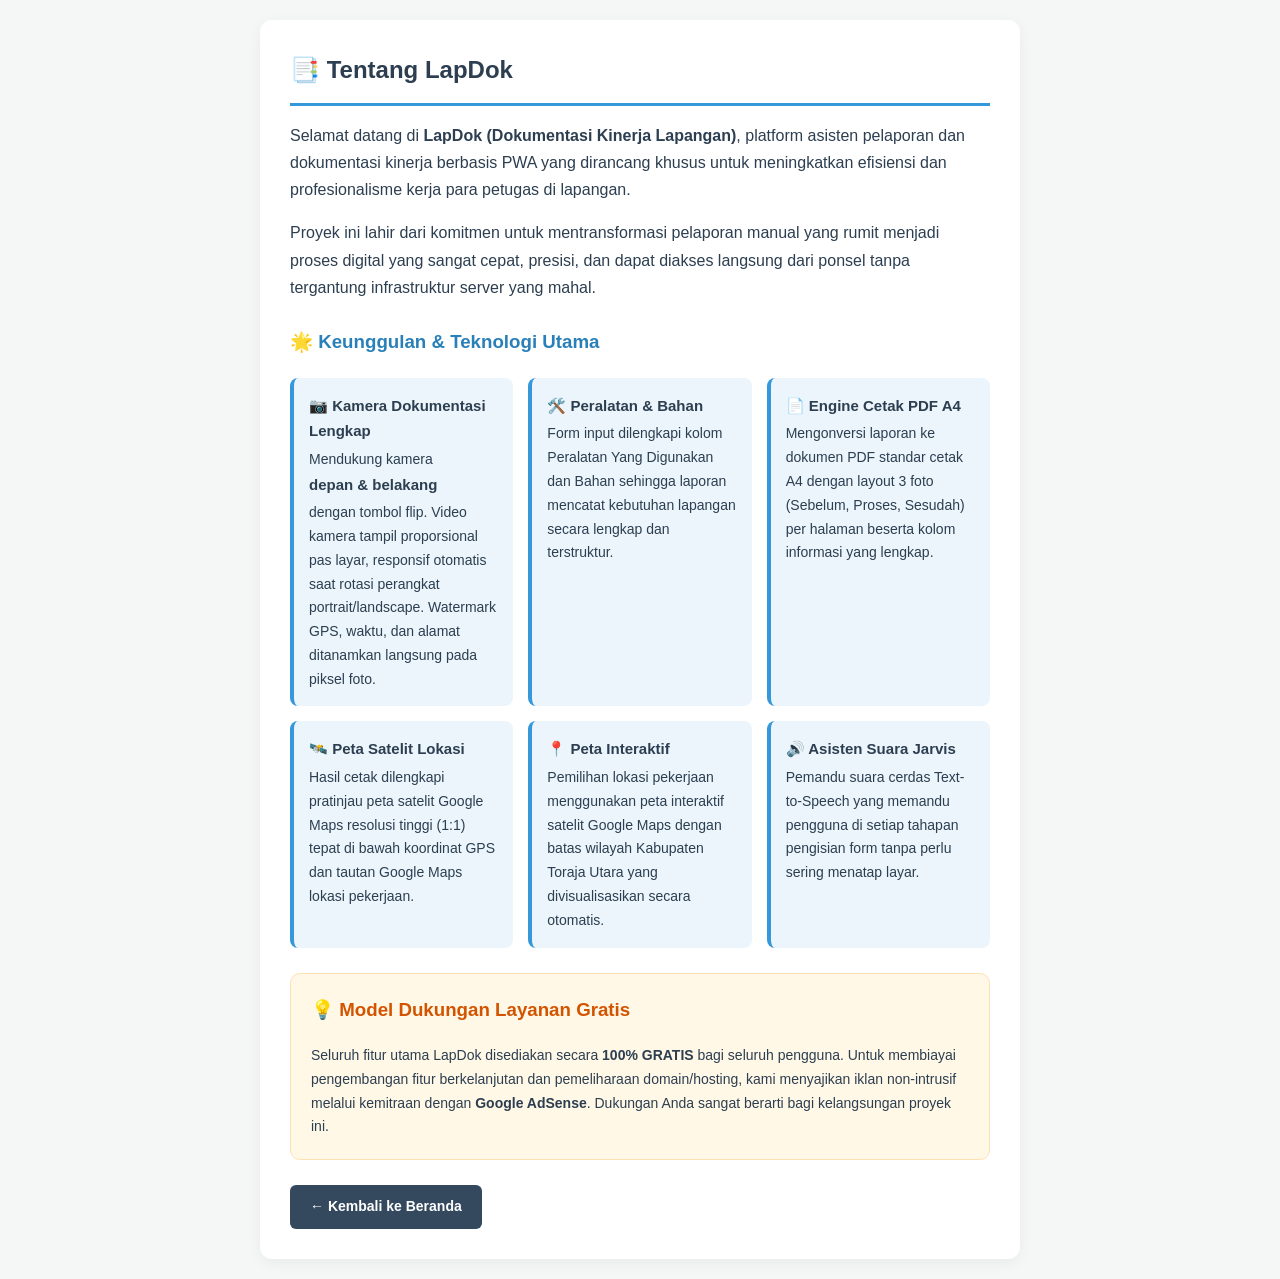
<file: pages/about.html>
<!DOCTYPE html>
<html lang="id">
<head>
    <meta charset="UTF-8">
    <meta name="viewport" content="width=device-width, initial-scale=1.0, maximum-scale=1.0, user-scalable=no">
    <title>Tentang Kami - LapDok (Dokumentasi Kinerja)</title>
    
    <link rel="manifest" href="../assets/manifest.json">
    <meta name="theme-color" content="#2c3e50">

    <style>
        * { box-sizing: border-box; }
        body { font-family: -apple-system, BlinkMacSystemFont, "Segoe UI", Roboto, Helvetica, Arial, sans-serif; line-height: 1.7; color: #2c3e50; background: #f4f7f6; padding: 20px; max-width: 800px; margin: auto; }
        .card { background: white; padding: 30px; border-radius: 12px; box-shadow: 0 4px 15px rgba(0,0,0,0.05); }
        h1 { color: #2c3e50; border-bottom: 3px solid #3498db; padding-bottom: 12px; margin-top: 0; font-size: 24px; }
        h3 { color: #2980b9; margin-top: 25px; }
        .feature-grid { display: grid; grid-template-columns: repeat(auto-fit, minmax(220px, 1fr)); gap: 15px; margin: 20px 0; }
        .feature-item { background: #ebf5fb; padding: 15px; border-radius: 8px; border-left: 4px solid #3498db; font-size: 14px; }
        .feature-item strong { display: block; color: #2c3e50; margin-bottom: 4px; font-size: 15px; }
        .box-support { background: #fff8e7; border: 1px solid #ffe0b2; padding: 20px; border-radius: 10px; margin-top: 25px; }
        .btn-back { display: inline-block; margin-top: 25px; padding: 10px 20px; background: #34495e; color: white; text-decoration: none; border-radius: 6px; font-weight: bold; font-size: 14px; transition: 0.2s; }
        .btn-back:hover { background: #2c3e50; }
    </style>
</head>
<body>
    <div class="card">
        <h1>📑 Tentang LapDok</h1>
        <p>Selamat datang di <strong>LapDok (Dokumentasi Kinerja Lapangan)</strong>, platform asisten pelaporan dan dokumentasi kinerja berbasis PWA yang dirancang khusus untuk meningkatkan efisiensi dan profesionalisme kerja para petugas di lapangan.</p>
        
        <p>Proyek ini lahir dari komitmen untuk mentransformasi pelaporan manual yang rumit menjadi proses digital yang sangat cepat, presisi, dan dapat diakses langsung dari ponsel tanpa tergantung infrastruktur server yang mahal.</p>

        <h3>🌟 Keunggulan & Teknologi Utama</h3>
        <div class="feature-grid">
            <div class="feature-item">
                <strong>📷 Kamera Dokumentasi Lengkap</strong>
                Mendukung kamera <strong>depan &amp; belakang</strong> dengan tombol flip. Video kamera tampil proporsional pas layar, responsif otomatis saat rotasi perangkat portrait/landscape. Watermark GPS, waktu, dan alamat ditanamkan langsung pada piksel foto.
            </div>
            <div class="feature-item">
                <strong>🛠️ Peralatan & Bahan</strong>
                Form input dilengkapi kolom Peralatan Yang Digunakan dan Bahan sehingga laporan mencatat kebutuhan lapangan secara lengkap dan terstruktur.
            </div>
            <div class="feature-item">
                <strong>📄 Engine Cetak PDF A4</strong>
                Mengonversi laporan ke dokumen PDF standar cetak A4 dengan layout 3 foto (Sebelum, Proses, Sesudah) per halaman beserta kolom informasi yang lengkap.
            </div>
            <div class="feature-item">
                <strong>🛰️ Peta Satelit Lokasi</strong>
                Hasil cetak dilengkapi pratinjau peta satelit Google Maps resolusi tinggi (1:1) tepat di bawah koordinat GPS dan tautan Google Maps lokasi pekerjaan.
            </div>
            <div class="feature-item">
                <strong>📍 Peta Interaktif</strong>
                Pemilihan lokasi pekerjaan menggunakan peta interaktif satelit Google Maps dengan batas wilayah Kabupaten Toraja Utara yang divisualisasikan secara otomatis.
            </div>
            <div class="feature-item">
                <strong>🔊 Asisten Suara Jarvis</strong>
                Pemandu suara cerdas Text-to-Speech yang memandu pengguna di setiap tahapan pengisian form tanpa perlu sering menatap layar.
            </div>
        </div>

        <div class="box-support">
            <h3 style="margin-top:0; color:#d35400;">💡 Model Dukungan Layanan Gratis</h3>
            <p style="margin-bottom:0; font-size:14px;">Seluruh fitur utama LapDok disediakan secara <strong>100% GRATIS</strong> bagi seluruh pengguna. Untuk membiayai pengembangan fitur berkelanjutan dan pemeliharaan domain/hosting, kami menyajikan iklan non-intrusif melalui kemitraan dengan <strong>Google AdSense</strong>. Dukungan Anda sangat berarti bagi kelangsungan proyek ini.</p>
        </div>

        <a href="../index.html" class="btn-back">← Kembali ke Beranda</a>
    </div>
</body>
</html>
</file>
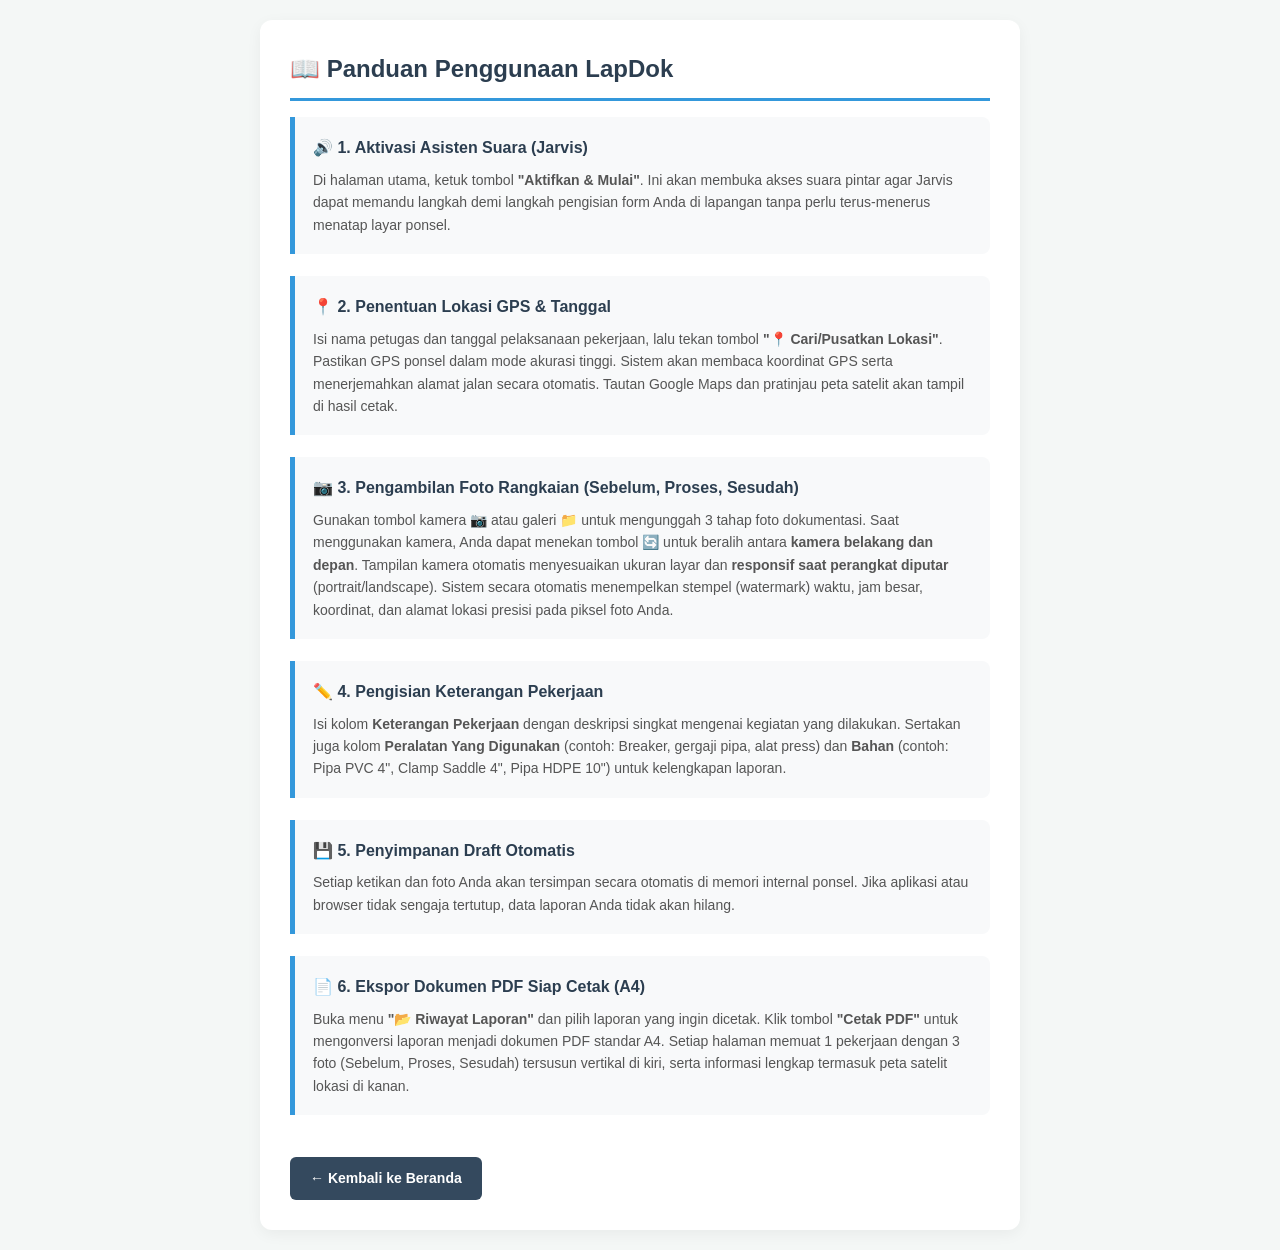
<file: pages/guide.html>
<!DOCTYPE html>
<html lang="id">
<head>
    <meta charset="UTF-8">
    <meta name="viewport" content="width=device-width, initial-scale=1.0, maximum-scale=1.0, user-scalable=no">
    <title>Panduan Penggunaan - LapDok</title>
    
    <link rel="manifest" href="../assets/manifest.json">
    <meta name="theme-color" content="#2c3e50">

    <style>
        * { box-sizing: border-box; }
        body { font-family: -apple-system, BlinkMacSystemFont, "Segoe UI", Roboto, Helvetica, Arial, sans-serif; line-height: 1.6; color: #333; background: #f4f7f6; padding: 20px; max-width: 800px; margin: auto; }
        .card { background: white; padding: 30px; border-radius: 12px; box-shadow: 0 4px 15px rgba(0,0,0,0.05); }
        h1 { color: #2c3e50; border-bottom: 3px solid #3498db; padding-bottom: 10px; margin-top: 0; font-size: 24px; }
        .step { margin-bottom: 22px; padding: 18px; background: #f8f9fa; border-left: 5px solid #3498db; border-radius: 0 8px 8px 0; }
        .step h2 { color: #2c3e50; font-size: 16px; margin-top: 0; margin-bottom: 8px; display: flex; align-items: center; gap: 8px; }
        .step p { margin: 0; font-size: 14px; color: #555; }
        .btn-back { display: inline-block; margin-top: 20px; padding: 10px 20px; background: #34495e; color: white; text-decoration: none; border-radius: 6px; font-weight: bold; font-size: 14px; }
        .btn-back:hover { background: #2c3e50; }
    </style>
</head>
<body>
    <div class="card">
        <h1>📖 Panduan Penggunaan LapDok</h1>
        
        <div class="step">
            <h2>🔊 1. Aktivasi Asisten Suara (Jarvis)</h2>
            <p>Di halaman utama, ketuk tombol <strong>"Aktifkan &amp; Mulai"</strong>. Ini akan membuka akses suara pintar agar Jarvis dapat memandu langkah demi langkah pengisian form Anda di lapangan tanpa perlu terus-menerus menatap layar ponsel.</p>
        </div>

        <div class="step">
            <h2>📍 2. Penentuan Lokasi GPS &amp; Tanggal</h2>
            <p>Isi nama petugas dan tanggal pelaksanaan pekerjaan, lalu tekan tombol <strong>"📍 Cari/Pusatkan Lokasi"</strong>. Pastikan GPS ponsel dalam mode akurasi tinggi. Sistem akan membaca koordinat GPS serta menerjemahkan alamat jalan secara otomatis. Tautan Google Maps dan pratinjau peta satelit akan tampil di hasil cetak.</p>
        </div>

        <div class="step">
            <h2>📷 3. Pengambilan Foto Rangkaian (Sebelum, Proses, Sesudah)</h2>
            <p>Gunakan tombol kamera 📷 atau galeri 📁 untuk mengunggah 3 tahap foto dokumentasi. Saat menggunakan kamera, Anda dapat menekan tombol <strong>🔄</strong> untuk beralih antara <strong>kamera belakang dan depan</strong>. Tampilan kamera otomatis menyesuaikan ukuran layar dan <strong>responsif saat perangkat diputar</strong> (portrait/landscape). Sistem secara otomatis menempelkan stempel (watermark) waktu, jam besar, koordinat, dan alamat lokasi presisi pada piksel foto Anda.</p>
        </div>

        <div class="step">
            <h2>✏️ 4. Pengisian Keterangan Pekerjaan</h2>
            <p>Isi kolom <strong>Keterangan Pekerjaan</strong> dengan deskripsi singkat mengenai kegiatan yang dilakukan. Sertakan juga kolom <strong>Peralatan Yang Digunakan</strong> (contoh: Breaker, gergaji pipa, alat press) dan <strong>Bahan</strong> (contoh: Pipa PVC 4", Clamp Saddle 4", Pipa HDPE 10") untuk kelengkapan laporan.</p>
        </div>

        <div class="step">
            <h2>💾 5. Penyimpanan Draft Otomatis</h2>
            <p>Setiap ketikan dan foto Anda akan tersimpan secara otomatis di memori internal ponsel. Jika aplikasi atau browser tidak sengaja tertutup, data laporan Anda tidak akan hilang.</p>
        </div>

        <div class="step">
            <h2>📄 6. Ekspor Dokumen PDF Siap Cetak (A4)</h2>
            <p>Buka menu <strong>"📂 Riwayat Laporan"</strong> dan pilih laporan yang ingin dicetak. Klik tombol <strong>"Cetak PDF"</strong> untuk mengonversi laporan menjadi dokumen PDF standar A4. Setiap halaman memuat 1 pekerjaan dengan 3 foto (Sebelum, Proses, Sesudah) tersusun vertikal di kiri, serta informasi lengkap termasuk peta satelit lokasi di kanan.</p>
        </div>

        <a href="../index.html" class="btn-back">← Kembali ke Beranda</a>
    </div>
</body>
</html>
</file>
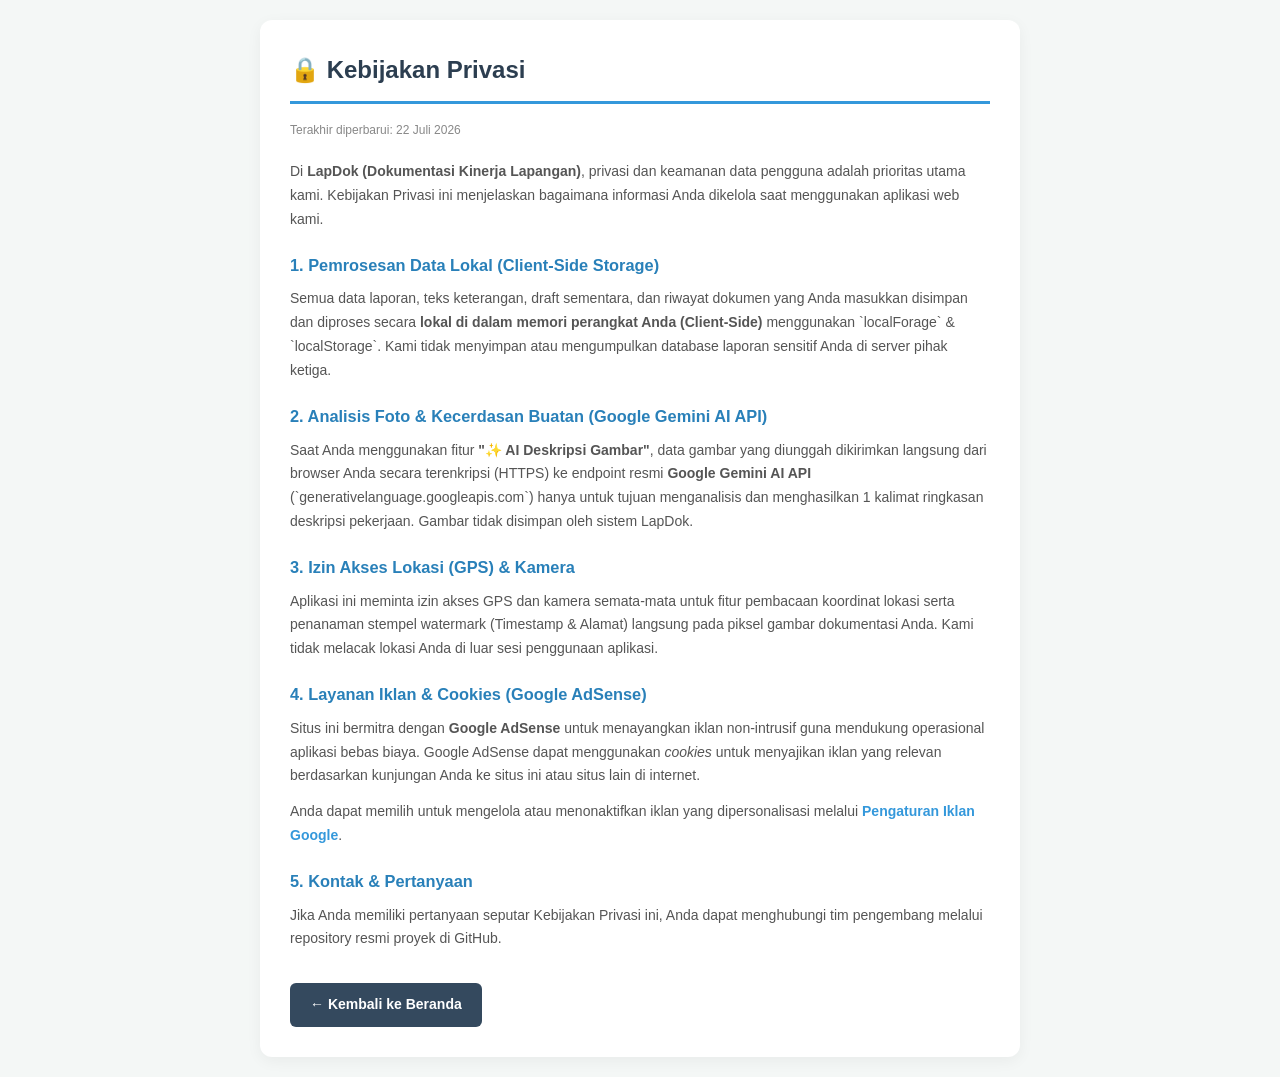
<file: pages/privacy.html>
<!DOCTYPE html>
<html lang="id">
<head>
    <meta charset="UTF-8">
    <meta name="viewport" content="width=device-width, initial-scale=1.0, maximum-scale=1.0, user-scalable=no">
    <title>Kebijakan Privasi - LapDok</title>
    
    <link rel="manifest" href="../assets/manifest.json">
    <meta name="theme-color" content="#2c3e50">

    <style>
        * { box-sizing: border-box; }
        body { font-family: -apple-system, BlinkMacSystemFont, "Segoe UI", Roboto, Helvetica, Arial, sans-serif; line-height: 1.7; color: #333; background: #f4f7f6; padding: 20px; max-width: 800px; margin: auto; font-size: 14px; }
        .card { background: white; padding: 30px; border-radius: 12px; box-shadow: 0 4px 15px rgba(0,0,0,0.05); }
        h1 { color: #2c3e50; border-bottom: 3px solid #3498db; padding-bottom: 10px; margin-top: 0; font-size: 24px; }
        h3 { color: #2980b9; margin-top: 20px; margin-bottom: 8px; }
        p { margin-top: 0; margin-bottom: 12px; color: #555; }
        a { color: #3498db; text-decoration: none; font-weight: bold; }
        .btn-back { display: inline-block; margin-top: 20px; padding: 10px 20px; background: #34495e; color: white; text-decoration: none; border-radius: 6px; font-weight: bold; font-size: 14px; }
        .btn-back:hover { background: #2c3e50; }
    </style>
</head>
<body>
    <div class="card">
        <h1>🔒 Kebijakan Privasi</h1>
        <p style="font-size:12px; color:#888; margin-bottom: 20px;">Terakhir diperbarui: 22 Juli 2026</p>
        
        <p>Di <strong>LapDok (Dokumentasi Kinerja Lapangan)</strong>, privasi dan keamanan data pengguna adalah prioritas utama kami. Kebijakan Privasi ini menjelaskan bagaimana informasi Anda dikelola saat menggunakan aplikasi web kami.</p>

        <h3>1. Pemrosesan Data Lokal (Client-Side Storage)</h3>
        <p>Semua data laporan, teks keterangan, draft sementara, dan riwayat dokumen yang Anda masukkan disimpan dan diproses secara <strong>lokal di dalam memori perangkat Anda (Client-Side)</strong> menggunakan `localForage` & `localStorage`. Kami tidak menyimpan atau mengumpulkan database laporan sensitif Anda di server pihak ketiga.</p>

        <h3>2. Analisis Foto & Kecerdasan Buatan (Google Gemini AI API)</h3>
        <p>Saat Anda menggunakan fitur <strong>"✨ AI Deskripsi Gambar"</strong>, data gambar yang diunggah dikirimkan langsung dari browser Anda secara terenkripsi (HTTPS) ke endpoint resmi <strong>Google Gemini AI API</strong> (`generativelanguage.googleapis.com`) hanya untuk tujuan menganalisis dan menghasilkan 1 kalimat ringkasan deskripsi pekerjaan. Gambar tidak disimpan oleh sistem LapDok.</p>

        <h3>3. Izin Akses Lokasi (GPS) & Kamera</h3>
        <p>Aplikasi ini meminta izin akses GPS dan kamera semata-mata untuk fitur pembacaan koordinat lokasi serta penanaman stempel watermark (Timestamp & Alamat) langsung pada piksel gambar dokumentasi Anda. Kami tidak melacak lokasi Anda di luar sesi penggunaan aplikasi.</p>

        <h3>4. Layanan Iklan & Cookies (Google AdSense)</h3>
        <p>Situs ini bermitra dengan <strong>Google AdSense</strong> untuk menayangkan iklan non-intrusif guna mendukung operasional aplikasi bebas biaya. Google AdSense dapat menggunakan <em>cookies</em> untuk menyajikan iklan yang relevan berdasarkan kunjungan Anda ke situs ini atau situs lain di internet.</p>
        <p>Anda dapat memilih untuk mengelola atau menonaktifkan iklan yang dipersonalisasi melalui <a href="https://adssettings.google.com" target="_blank">Pengaturan Iklan Google</a>.</p>

        <h3>5. Kontak & Pertanyaan</h3>
        <p>Jika Anda memiliki pertanyaan seputar Kebijakan Privasi ini, Anda dapat menghubungi tim pengembang melalui repository resmi proyek di GitHub.</p>

        <a href="../index.html" class="btn-back">← Kembali ke Beranda</a>
    </div>
</body>
</html>
</file>
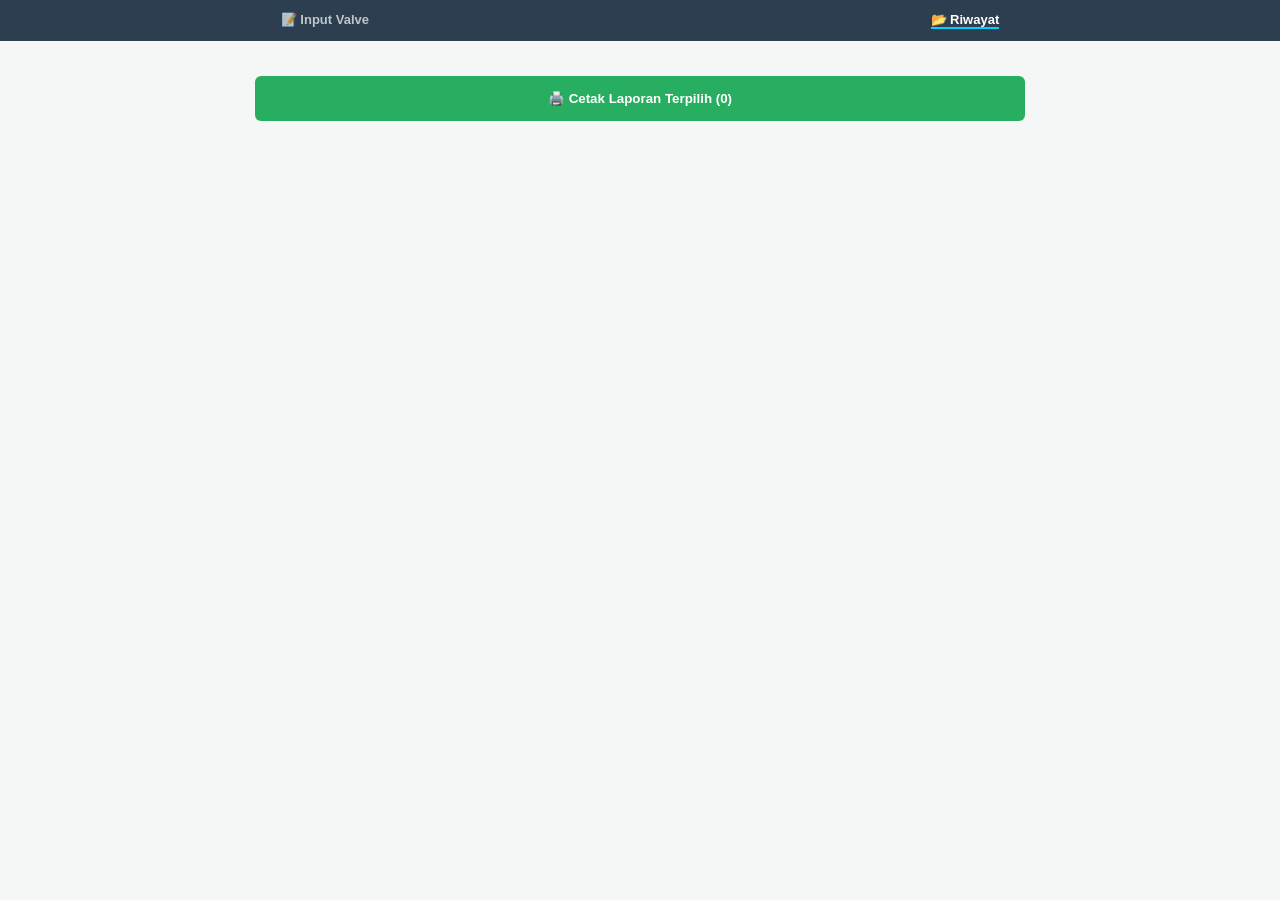
<file: valve/tampildata.html>
<!DOCTYPE html>
<html lang="id">
<head>
    <meta charset="UTF-8">
    <meta name="viewport" content="width=device-width, initial-scale=1.0">
    <title>Riwayat Laporan Valve</title>
    <style>
        * { box-sizing: border-box; -webkit-print-color-adjust: exact; print-color-adjust: exact; }
        body { font-family: sans-serif; margin: 0; background: #f4f7f6; padding-bottom: 50px; }
        .navbar { display: flex; justify-content: space-around; background: #2c3e50; padding: 12px 0; position: sticky; top: 0; z-index: 999; }
        .navbar a { color: white; text-decoration: none; font-weight: bold; font-size: 13px; opacity: 0.7; }
        .navbar a.active { opacity: 1; border-bottom: 2px solid #00d2ff; }
        .container { max-width: 800px; margin: auto; padding: 15px; }
        .card { background: white; padding: 15px; border-radius: 8px; margin-bottom: 10px; border: 1px solid #ddd; display: flex; align-items: center; justify-content: space-between; }
        .btn-print { background: #27ae60; color: white; border: none; padding: 15px; border-radius: 6px; width: 100%; font-weight: bold; cursor: pointer; margin-top: 20px; }

        #print-area { display: none; }

        @media print {
            @page { size: A4; margin: 10mm; }
            .navbar, .container, .btn-del { display: none !important; }
            #print-area { display: block !important; }
            .print-item { border: 1px solid #000; margin-bottom: 10mm; page-break-inside: avoid; }
            .print-header { background: #eee !important; padding: 5px; font-weight: bold; border-bottom: 1px solid #000; display: flex; justify-content: space-between; font-size: 12px;}
            .print-grid { display: grid; grid-template-columns: 1fr 1fr; border-bottom: 1px solid #000; }
            .print-col { border-right: 1px solid #000; padding: 5px; text-align: center; }
            .print-col:last-child { border-right: none; }
            .print-img { width: 90mm; height: 65mm; object-fit: contain; background: #fafafa; border: 1px solid #eee; }
            .print-desc { padding: 10px; font-size: 11px; }
            .label-foto { font-weight: bold; font-size: 10px; margin-bottom: 5px; display: block; text-transform: uppercase; }
        }
    </style>
</head>
<body>

<nav class="navbar">
    <a href="index.html">📝 Input Valve</a>
    <a href="tampildata.html" class="active">📂 Riwayat</a>
</nav>

<div class="container">
    <div id="history-list"></div>
    <button class="btn-print" id="print-btn" onclick="generatePrint()" disabled>🖨️ Cetak Laporan Terpilih (0)</button>
</div>

<div id="print-area">
    <h2 style="text-align:center;">LAPORAN KERJA VALVE</h2>
    <div id="print-target"></div>
</div>

<script>
    function updateUI() {
        const data = JSON.parse(localStorage.getItem('valve_history') || '[]');
        data.sort((a,b) => b.id - a.id);
        const listDiv = document.getElementById('history-list');
        listDiv.innerHTML = data.map(h => `
            <div class="card">
                <div style="display:flex; align-items:center; gap:10px;">
                    <input type="checkbox" class="cb" value="${h.id}" onchange="updateBtn()">
                    <div onclick="editData(${h.id})" style="cursor:pointer;">
                        <div style="font-weight:bold;">📅 ${h.timestamp}</div>
                        <div style="font-size:11px; color:gray;">${h.data.length} Titik Valve</div>
                    </div>
                </div>
                <button onclick="deleteData(${h.id})" style="color:red; border:none; background:none; cursor:pointer;">Hapus</button>
            </div>`).join('');
        updateBtn();
    }

    function updateBtn() {
        const count = document.querySelectorAll('.cb:checked').length;
        document.getElementById('print-btn').disabled = count === 0;
        document.getElementById('print-btn').innerText = `🖨️ Cetak Laporan Terpilih (${count})`;
    }

    function editData(id) {
        const history = JSON.parse(localStorage.getItem('valve_history') || '[]');
        const entry = history.find(h => h.id === id);
        localStorage.setItem('valve_draft', JSON.stringify(entry.data));
        localStorage.setItem('valve_edit_context', id);
        window.location.href = "index.html";
    }

    function deleteData(id) {
        if(confirm("Hapus data ini?")) {
            let h = JSON.parse(localStorage.getItem('valve_history'));
            localStorage.setItem('valve_history', JSON.stringify(h.filter(x => x.id !== id)));
            updateUI();
        }
    }

    function formatPrintDate(dateInput) {
        if (!dateInput || dateInput === '-') return '-';
        const monthNamesIndo = [
            "Januari", "Februari", "Maret", "April", "Mei", "Juni",
            "Juli", "Agustus", "September", "Oktober", "November", "Desember"
        ];
        if (typeof dateInput === 'string' && /^\d{4}-\d{2}-\d{2}$/.test(dateInput.trim())) {
            const parts = dateInput.trim().split('-');
            const year = parts[0];
            const monthIdx = parseInt(parts[1], 10) - 1;
            const day = parts[2].padStart(2, '0');
            if (monthIdx >= 0 && monthIdx < 12) {
                return `${day} ${monthNamesIndo[monthIdx]} ${year}`;
            }
        }
        const d = new Date(dateInput);
        if (!isNaN(d.getTime())) {
            const day = String(d.getDate()).padStart(2, '0');
            const month = monthNamesIndo[d.getMonth()];
            const year = d.getFullYear();
            return `${day} ${month} ${year}`;
        }
        return dateInput;
    }

    function generatePrint() {
        const selectedIds = Array.from(document.querySelectorAll('.cb:checked')).map(cb => parseFloat(cb.value));
        const allHistory = JSON.parse(localStorage.getItem('valve_history') || '[]');
        const selected = allHistory.filter(h => selectedIds.includes(h.id));
        
        let html = "";
        selected.forEach(report => {
            report.data.forEach((item, idx) => {
                html += `
                <div class="print-item">
                    <div class="print-header">
                        <span>VALVE #${idx+1}</span>
                        <span>Tanggal: ${formatPrintDate(item.workDate)}</span>
                    </div>
                    <div style="font-size:9px; padding:5px; border-bottom:1px solid #000;">
                        <b>Lokasi:</b> ${item.addr}
                    </div>
                    <div class="print-grid">
                        <div class="print-col">
                            <span class="label-foto">BUKA VALVE</span>
                            ${item.p1 ? `<img src="${item.p1}" class="print-img">` : 'Tidak ada foto'}
                        </div>
                        <div class="print-col">
                            <span class="label-foto">TUTUP VALVE</span>
                            ${item.p2 ? `<img src="${item.p2}" class="print-img">` : 'Tidak ada foto'}
                        </div>
                    </div>
                    <div class="print-desc">
                        <b>KETERANGAN:</b> ${item.desc || '-'}
                    </div>
                </div>`;
            });
        });
        document.getElementById('print-target').innerHTML = html;
        setTimeout(() => { window.print(); }, 500);
    }

    window.onload = updateUI;
</script>
</body>
</html>
</file>
